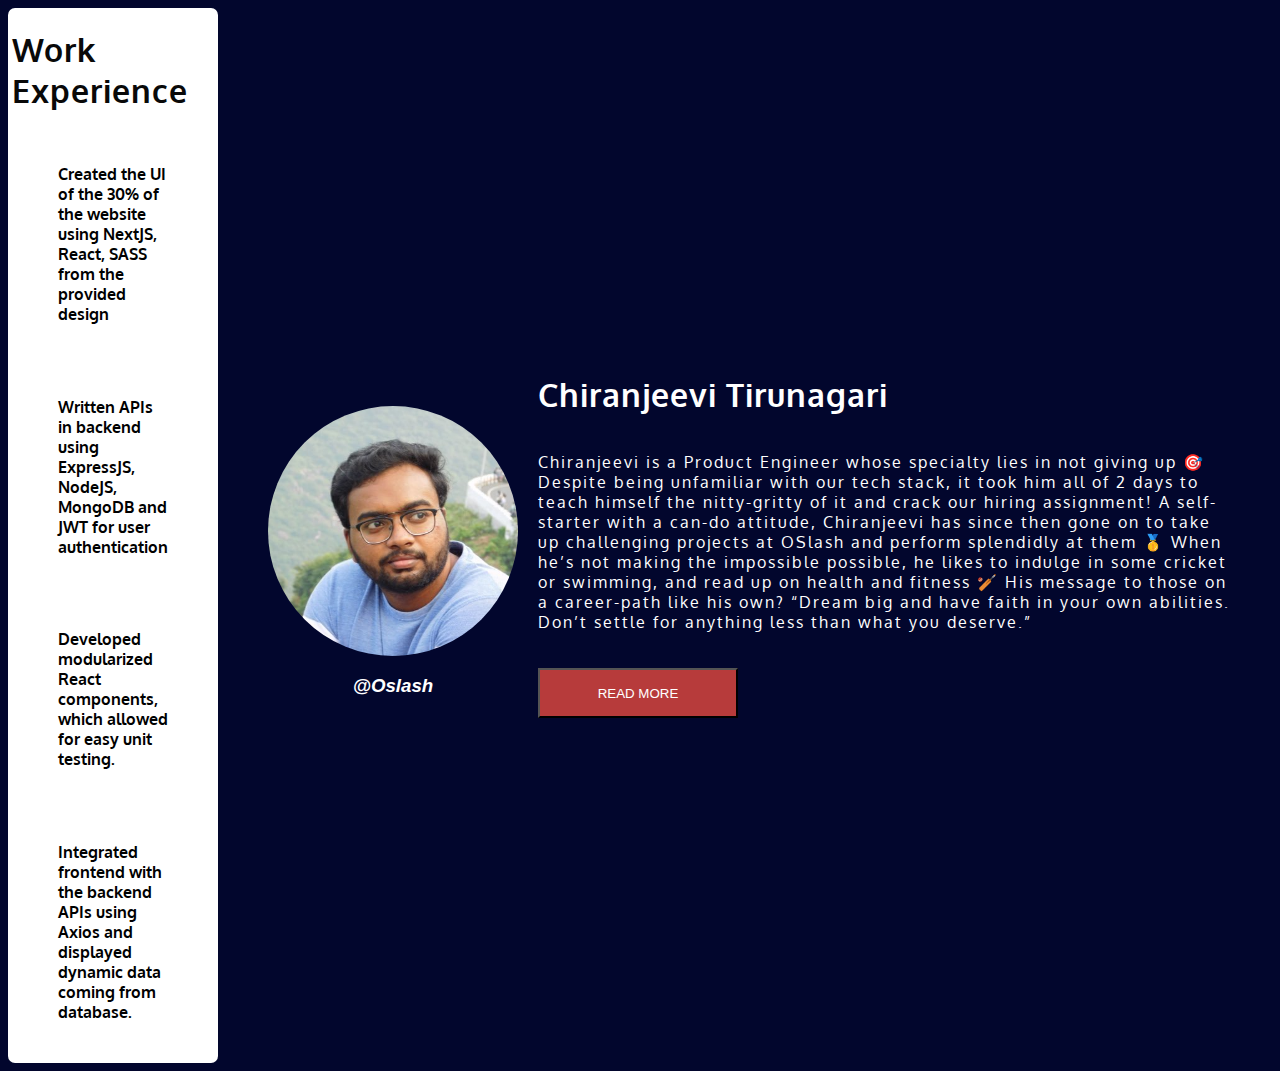
<file: index.html>
<!DOCTYPE html>
<html lang="en">
<head>
    <meta charset="UTF-8">
    <meta http-equiv="X-UA-Compatible" content="IE=edge">
    <meta name="viewport" content="width=device-width, initial-scale=1.0">
    <title>Document</title>
    <link rel = "stylesheet" href="style.css">
    <link rel="preconnect" href="https://fonts.googleapis.com"><link rel="preconnect" href="https://fonts.gstatic.com" crossorigin><link href="https://fonts.googleapis.com/css2?family=Caveat:wght@700&family=Corinthia:wght@700&family=IBM+Plex+Mono:wght@300&family=Kaushan+Script&family=La+Belle+Aurore&family=Orbitron:wght@600&family=Oxygen:wght@300&family=Roboto:ital,wght@0,300;1,300&family=Rubik+Gemstones&family=Zen+Dots&display=swap" rel="stylesheet">
</head>
<body>
    <div class="main">
        <div class="side">
            <h1 class="w-k">Work Experience</h1>
            <h4>Created the UI of the 30% of the website using NextJS, React, SASS from the provided design</h4>
            <h4>Written APIs in backend using ExpressJS, NodeJS, MongoDB and JWT for user authentication</h4>
            <h4>Developed modularized React components, which allowed for easy unit testing.</h4>
            <h4>Integrated frontend with the backend APIs using Axios and displayed dynamic data coming from database.</h4>
        </div>
        <!-- <div class="merge"> -->
            <div class="left-side">
                <img src="Tribute_image/chiruanna.jpg">
                <h3>@Oslash</h4>
            </div>
            <div class="right-side">
                <h1>Chiranjeevi Tirunagari</h1>
                <p>Chiranjeevi is a Product Engineer whose specialty lies in not giving up 🎯

                    Despite being unfamiliar with our tech stack, it took him all of 2 days to teach himself the nitty-gritty of it and crack our hiring assignment!
                    
                    A self-starter with a can-do attitude, Chiranjeevi has since then gone on to take up challenging projects at OSlash and perform splendidly at them 🥇
                    
                    When he’s not making the impossible possible, he likes to indulge in some cricket or swimming, and read up on health and fitness 🏏
                    
                    His message to those on a career-path like his own?
                    
                    “Dream big and have faith in your own abilities. Don’t settle for anything less than what you deserve.”</p>
                <button>READ MORE</button>
            
            </div>        
    </div>
</body>
</html>
</file>
<file: style.css>
body{
    background-color: rgb(2, 6, 45);
    color: white;
    font-family: 'Oxygen', sans-serif;
}
img{
    border-radius: 50%;
    width: 250px;
    height: 250px;
}
.right-side{
    display: flex;
    flex-direction: column;
    justify-content:space-around;
    margin-right: 200px;
    text-align: left;
    margin-left: 20px;

    
}
.main{
    display: flex;
    flex-direction: row;
    align-items: center;
    justify-content: space-between;
    margin-right: 10px;

}
p{
    width:700px;
    height: 200px;
    letter-spacing: 2px;
}
.left-side{
    display: flex;
    flex-direction: column;
    align-items:center;
    margin-top: 50px;
    margin-left: 40px;
}
button{
    background-color: rgb(183, 59, 59);
    width: 200px;
    height: 50px;
    color: white;
}
.side{
    display: flex;
    flex-direction: column;
    align-items:center;
    background-color: rgb(255, 255, 255);
    margin-right: 10px;
    justify-content:center;
    border-radius: 7px;
}
h4{
    width:auto;
    height:auto;
    color: black;
    padding-left:50px;
    padding-right: 50px;
    padding-bottom: 20px;
    padding-top: 10px;
}
.w-k{
    color: rgb(9, 9, 9);
    margin-left: 4px;
}
h1{
    letter-spacing: 1px;
}
h3{
    font-style: italic;
    font-family:'Trebuchet MS', 'Lucida Sans Unicode', 'Lucida Grande', 'Lucida Sans', Arial, sans-serif
}
</file>
<file: tribute.css>
body{
    background-color: rgb(2, 6, 45);
    color: white;
    font-family: 'Oxygen', sans-serif;
}
img{
    border-radius: 50%;
    width: 250px;
    height: 250px;
}
.right-side{
    display: flex;
    flex-direction: column;
    justify-content:space-around;
    margin-right: 200px;
    text-align: left;
    margin-left: 20px;

    
}
.main{
    display: flex;
    flex-direction: row;
    align-items: center;
    justify-content: space-between;
    margin-right: 10px;

}
p{
    width:700px;
    height: 200px;
    letter-spacing: 2px;
}
.left-side{
    display: flex;
    flex-direction: column;
    align-items:center;
    margin-top: 50px;
    margin-left: 40px;
}
button{
    background-color: rgb(183, 59, 59);
    width: 200px;
    height: 50px;
    color: white;
}
.side{
    display: flex;
    flex-direction: column;
    align-items:center;
    background-color: rgb(255, 255, 255);
    margin-right: 10px;
    justify-content:center;
    border-radius: 7px;
}
h4{
    width:auto;
    height:auto;
    color: black;
    padding-left:50px;
    padding-right: 50px;
    padding-bottom: 20px;
    padding-top: 10px;
}
.w-k{
    color: rgb(9, 9, 9);
    margin-left: 4px;
}
h1{
    letter-spacing: 1px;
}
h3{
    font-style: italic;
    font-family:'Trebuchet MS', 'Lucida Sans Unicode', 'Lucida Grande', 'Lucida Sans', Arial, sans-serif
}
</file>
